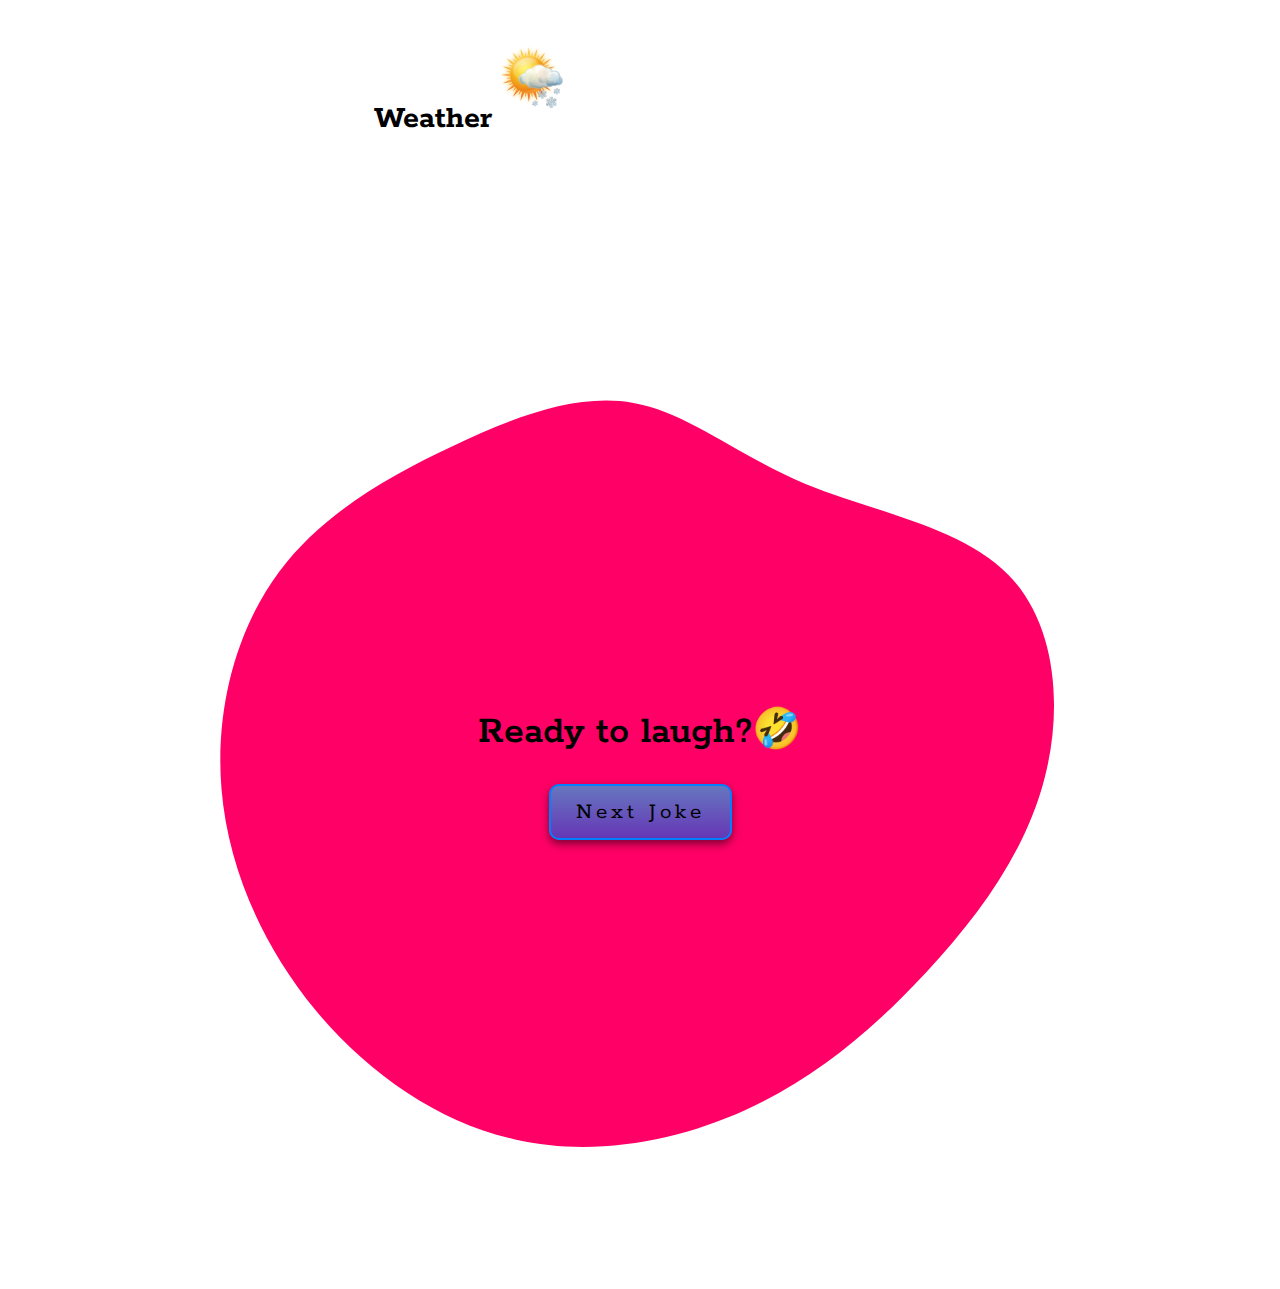
<file: index.html>
<!DOCTYPE html>
<html lang="en">
  <head>
    <meta charset="UTF-8" />
    <meta http-equiv="X-UA-Compatible" content="IE=edge" />
    <meta name="viewport" content="width=device-width, initial-scale=1.0" />
    <link rel="preconnect" href="https://fonts.googleapis.com" />
    <link rel="preconnect" href="https://fonts.gstatic.com" crossorigin />
    <link
      href="https://fonts.googleapis.com/css2?family=Rokkitt:ital,wght@0,600;1,400&display=swap"
      rel="stylesheet"
    />
    <link rel="stylesheet" href="main.css" />
    <script defer src="main.js"></script>
    <title>Sprint5</title>
  </head>
  <main>
    <body>
          <div class="weather">
            <h3>Weather</h3>
            <p id="weather"></p>
          </div>
            <div class="icon">
              <img src="svgs/weather/cloudyweather_cloud_inpart_day_wind_thunder_sunny_rain_darkness_nublad_1459.png">
            </div> 
            <div class="top-svg">
              <img src="/svgs/Top/blob_1.svg" width="400px" alt="">
            </div>    
          <article class="container">
            <section>
              <h1>Ready to laugh?🤣</h1>
              <h5 id="joke"></h5>
              <h4 id="nextJokeText" class="nextJokeText">
                «If you don't want to vote, go to the next joke»
              </h4>
              <div id="buttons-container">
                <button class="button1" id="btn1">VOTE 1 =>👌🏼</button>
                <button class="button2" id="btn2">VOTE 2 =>💥</button>
                <button class="button3" id="btn3">VOTE 3 =>💘</button>
              </div>
              <button class="button" id="btn" type="button">Next Joke</button>
              </div>
            </section>
          </article>
          <div class="bottom-svg">
            <img src="/svgs/Bottom/blob_1.svg" width="200px" alt="">
          </div>
    </body>
  </main>
</html>
</file>
<file: main.css>
* {
	margin: 50px auto;
	font-family: 'Rokkitt', serif;
	box-sizing: border-box;
}

.container {
	max-width: 1200px;
	height: 1000px;
	display: flex;
	align-items: center;
	justify-content: center;
	text-align: center;
	word-wrap: break-word;
	background-image: url('svgs/Background/blob_1.svg');
	background-repeat: no-repeat;
	background-size: 100% 100%;
	padding: 180px 187px;
	max-width: 100%;
	padding: 0 80px;
	margin-top: -478px;
}

h1 {
	font-size: 40px;
	font-weight: 600;
	margin-top: 235px;
}

h5 {
	font-size: 25px;
	font-weight: 400;
	margin-top: 50px;
}

.button {
	background: linear-gradient(to bottom, rgba(0, 198, 251, 0.6), rgba(0, 91, 234, 0.6));
	padding: 13px 25px;
	border-radius: 10px 10px 10px 10px;
	border: 2px solid #0080ff;
	font-size: 23px;
	letter-spacing: 4px;
	box-shadow: 0px 4px 8px rgba(0, 0, 0, 0.5);
	margin-top: -41px;
	margin-bottom: 143px;
}

.button1 {
	background: linear-gradient(to bottom, rgba(238, 245, 38, 0.6), #c3cfe2);
	padding: 13px 25px;
	border-radius: 10px 10px 10px 10px;
	border: 2px solid #0080ff;
	font-size: 20px;
	letter-spacing: 2px;
	box-shadow: 0px 4px 8px rgba(0, 0, 0, 0.5);
	display: none;
}

.button2 {
	background: linear-gradient(to bottom, rgba(67, 251, 0, 0.6), #c3cfe2);
	padding: 13px 25px;
	border-radius: 10px 10px 10px 10px;
	border: 2px solid #0080ff;
	font-size: 20px;
	letter-spacing: 2px;
	box-shadow: 0px 4px 8px rgba(0, 0, 0, 0.5);
	display: none;
}

.button3 {
	background: linear-gradient(to bottom, rgba(251, 0, 17, 0.6), #c3cfe2);
	padding: 13px 25px;
	border-radius: 10px 10px 10px 10px;
	border: 2px solid #0080ff;
	font-size: 20px;
	letter-spacing: 2px;
	box-shadow: 0px 4px 8px rgba(0, 0, 0, 0.5);
	display: none;
}

.weather {
	text-align: left;
	font-size: 28px;
	margin-left: 100px;
}

p {
	font-style: italic;
	margin-bottom: -191px;
	font-size: smaller;
	margin-left: 274px;
}

h3 {
	margin-bottom: -40px;
	margin-left: 100px;
	margin-left: 274px;
}

h4 {

	font-size: 20px;
}

.nextJokeText {
	background: linear-gradient(to bottom, rgba(146, 0, 251, 0.6), #c3cfe2);
	padding: 5px 17px;
	border-radius: 5px 5px 5px 5px;
	border: 1px solid #0080ff;
	font-size: 18px;
	letter-spacing: 2px;
	box-shadow: 0px 4px 8px rgba(0, 0, 0, 0.5);
	display: none;
	font-style: oblique;
}

.icon {
	margin-left: 500px;
}

.top-svg {
	margin-left: 1562px;
	margin-bottom: -494px;
}

.bottom-svg {
	margin-left: 562px;
	margin-top: -392px;
}
</file>
